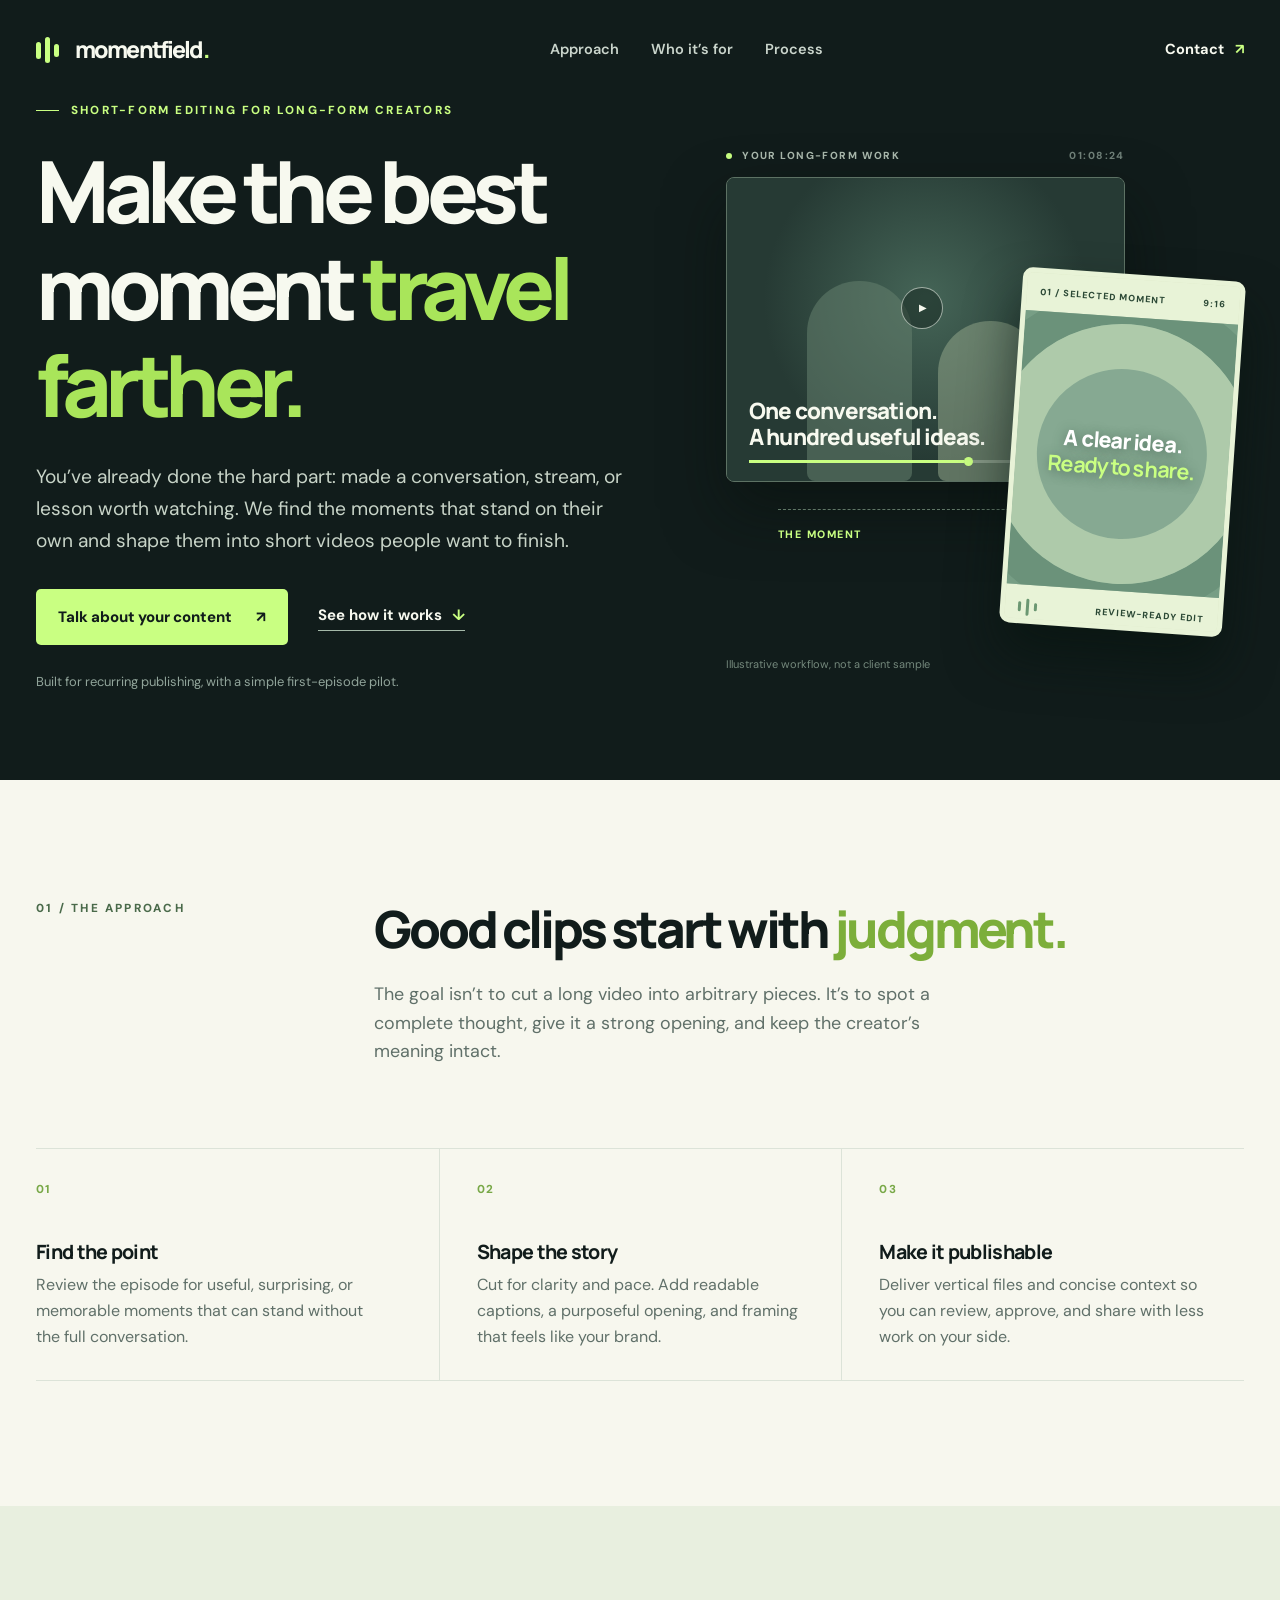
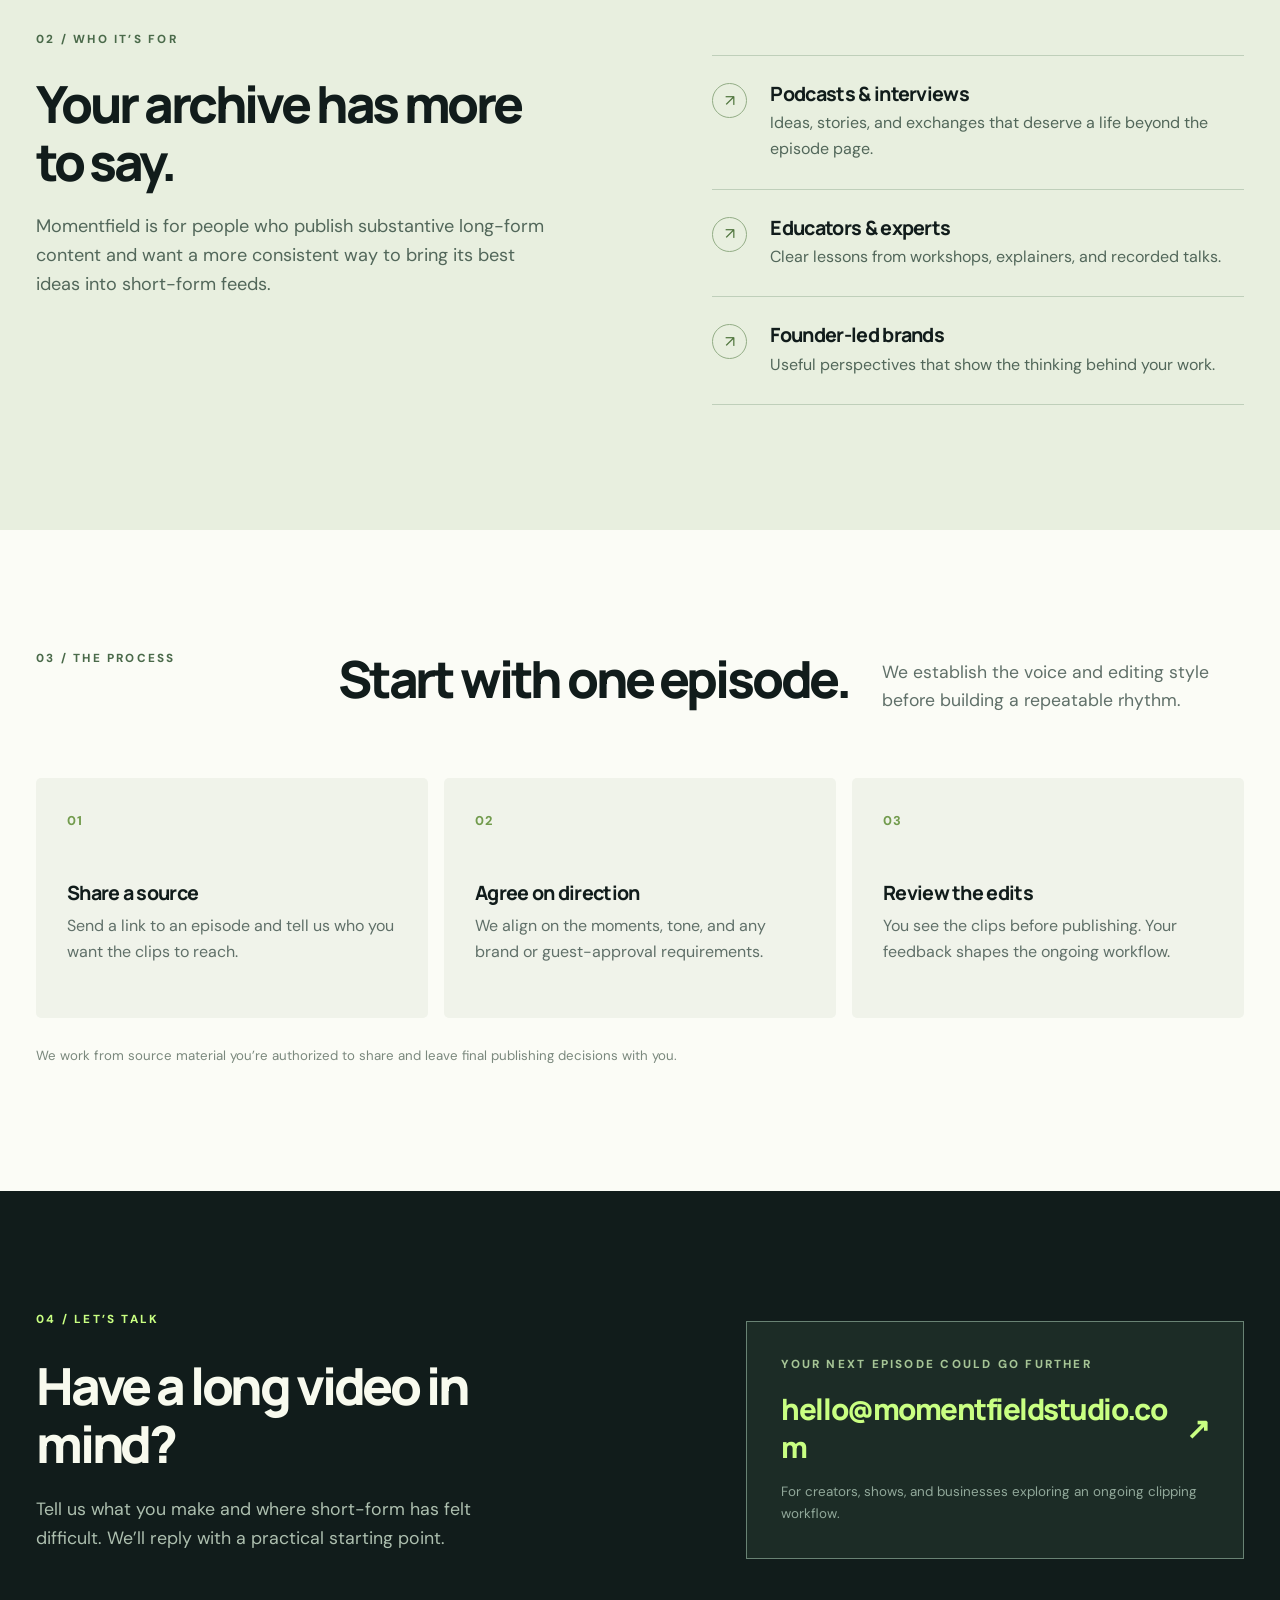
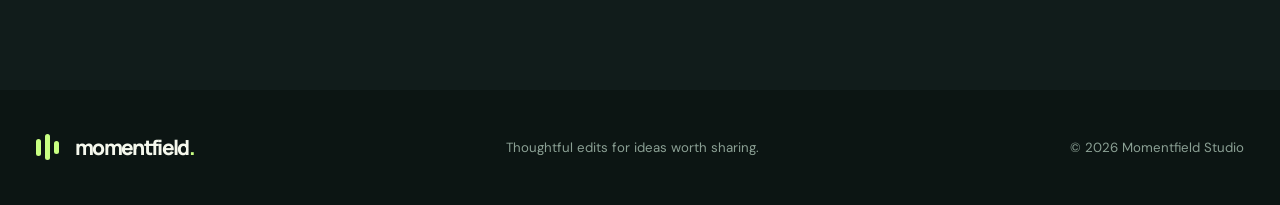
<file: index.html>
<!doctype html>
<html lang="en">
  <head>
    <meta charset="utf-8" />
    <meta name="viewport" content="width=device-width, initial-scale=1" />
    <meta name="theme-color" content="#111c1b" />
    <meta name="description" content="Thoughtful short-form editing for creators with long-form work worth sharing. Momentfield Studio finds the moments, shapes the story, and makes publishing easier." />
    <title>Momentfield Studio — Make the best moment travel farther</title>
    <link rel="icon" href="./favicon.svg" type="image/svg+xml" />
    <link rel="stylesheet" href="./styles.css" />
  </head>
  <body>
    <a class="skip-link" href="#main">Skip to content</a>
    <header class="site-header">
      <div class="wrap header-inner">
        <a class="brand" href="#top" aria-label="Momentfield Studio, back to top">
          <span class="brand-mark" aria-hidden="true"><span></span><span></span><span></span></span>
          <span>momentfield<span class="brand-period">.</span></span>
        </a>
        <nav aria-label="Main navigation">
          <a href="#approach">Approach</a>
          <a href="#fit">Who it’s for</a>
          <a href="#process">Process</a>
        </nav>
        <a class="header-cta" href="#contact">Contact <span aria-hidden="true">↗</span></a>
      </div>
    </header>

    <main id="main">
      <section class="hero" id="top">
        <div class="wrap hero-grid">
          <div class="hero-copy">
            <p class="eyebrow"><span class="eyebrow-line"></span> SHORT-FORM EDITING FOR LONG-FORM CREATORS</p>
            <h1>Make the best moment <em>travel farther.</em></h1>
            <p class="hero-lede">You’ve already done the hard part: made a conversation, stream, or lesson worth watching. We find the moments that stand on their own and shape them into short videos people want to finish.</p>
            <div class="hero-actions">
              <a class="button button-primary" href="#contact">Talk about your content <span aria-hidden="true">↗</span></a>
              <a class="text-link" href="#approach">See how it works <span aria-hidden="true">↓</span></a>
            </div>
            <p class="hero-note">Built for recurring publishing, with a simple first-episode pilot.</p>
          </div>
          <div class="hero-art" aria-label="Illustration of a long video becoming a focused vertical edit">
            <div class="source-label"><span class="live-dot"></span> YOUR LONG-FORM WORK <span>01:08:24</span></div>
            <div class="source-frame">
              <div class="source-shapes" aria-hidden="true"><div></div><div></div></div>
              <div class="source-play" aria-hidden="true">▶</div>
              <div class="source-caption">One conversation.<br />A hundred useful ideas.</div>
              <div class="source-timeline"><span></span><b></b></div>
            </div>
            <div class="transfer-line" aria-hidden="true"><span>THE MOMENT</span><b>↘</b></div>
            <div class="clip-card">
              <div class="clip-top"><span>01 / SELECTED MOMENT</span><span>9:16</span></div>
              <div class="clip-visual">
                <div class="clip-rings" aria-hidden="true"></div>
                <div class="clip-text">A clear idea.<br /><strong>Ready to share.</strong></div>
              </div>
              <div class="clip-bottom"><i></i><i></i><i></i><span>REVIEW-READY EDIT</span></div>
            </div>
            <span class="art-footnote">Illustrative workflow, not a client sample</span>
          </div>
        </div>
      </section>

      <section class="statement" id="approach">
        <div class="wrap statement-grid">
          <p class="section-index">01 / THE APPROACH</p>
          <div>
            <h2>Good clips start with <em>judgment.</em></h2>
            <p>The goal isn’t to cut a long video into arbitrary pieces. It’s to spot a complete thought, give it a strong opening, and keep the creator’s meaning intact.</p>
          </div>
        </div>
        <div class="wrap pillars">
          <article class="pillar"><span class="pillar-number">01</span><h3>Find the point</h3><p>Review the episode for useful, surprising, or memorable moments that can stand without the full conversation.</p></article>
          <article class="pillar"><span class="pillar-number">02</span><h3>Shape the story</h3><p>Cut for clarity and pace. Add readable captions, a purposeful opening, and framing that feels like your brand.</p></article>
          <article class="pillar"><span class="pillar-number">03</span><h3>Make it publishable</h3><p>Deliver vertical files and concise context so you can review, approve, and share with less work on your side.</p></article>
        </div>
      </section>

      <section class="fit-section" id="fit">
        <div class="wrap fit-grid">
          <div>
            <p class="section-index">02 / WHO IT’S FOR</p>
            <h2>Your archive has more to say.</h2>
            <p class="fit-lede">Momentfield is for people who publish substantive long-form content and want a more consistent way to bring its best ideas into short-form feeds.</p>
          </div>
          <div class="fit-list">
            <div><span class="fit-icon" aria-hidden="true">↗</span><div><h3>Podcasts & interviews</h3><p>Ideas, stories, and exchanges that deserve a life beyond the episode page.</p></div></div>
            <div><span class="fit-icon" aria-hidden="true">↗</span><div><h3>Educators & experts</h3><p>Clear lessons from workshops, explainers, and recorded talks.</p></div></div>
            <div><span class="fit-icon" aria-hidden="true">↗</span><div><h3>Founder-led brands</h3><p>Useful perspectives that show the thinking behind your work.</p></div></div>
          </div>
        </div>
      </section>

      <section class="process-section" id="process">
        <div class="wrap">
          <div class="process-heading"><p class="section-index">03 / THE PROCESS</p><h2>Start with one episode.</h2><p>We establish the voice and editing style before building a repeatable rhythm.</p></div>
          <div class="steps">
            <div><span>01</span><h3>Share a source</h3><p>Send a link to an episode and tell us who you want the clips to reach.</p></div>
            <div><span>02</span><h3>Agree on direction</h3><p>We align on the moments, tone, and any brand or guest-approval requirements.</p></div>
            <div><span>03</span><h3>Review the edits</h3><p>You see the clips before publishing. Your feedback shapes the ongoing workflow.</p></div>
          </div>
          <p class="process-note">We work from source material you’re authorized to share and leave final publishing decisions with you.</p>
        </div>
      </section>

      <section class="contact-section" id="contact">
        <div class="wrap contact-grid">
          <div><p class="section-index">04 / LET’S TALK</p><h2>Have a long video in mind?</h2><p>Tell us what you make and where short-form has felt difficult. We’ll reply with a practical starting point.</p></div>
          <div class="contact-card"><span class="card-kicker">YOUR NEXT EPISODE COULD GO FURTHER</span><a class="contact-address" href="mailto:hello@momentfieldstudio.com">hello@momentfieldstudio.com <span aria-hidden="true">↗</span></a><p>For creators, shows, and businesses exploring an ongoing clipping workflow.</p></div>
        </div>
      </section>
    </main>

    <footer class="site-footer"><div class="wrap footer-inner"><a class="brand" href="#top"><span class="brand-mark" aria-hidden="true"><span></span><span></span><span></span></span><span>momentfield<span class="brand-period">.</span></span></a><span>Thoughtful edits for ideas worth sharing.</span><span>© 2026 Momentfield Studio</span></div></footer>
  </body>
</html>
</file>
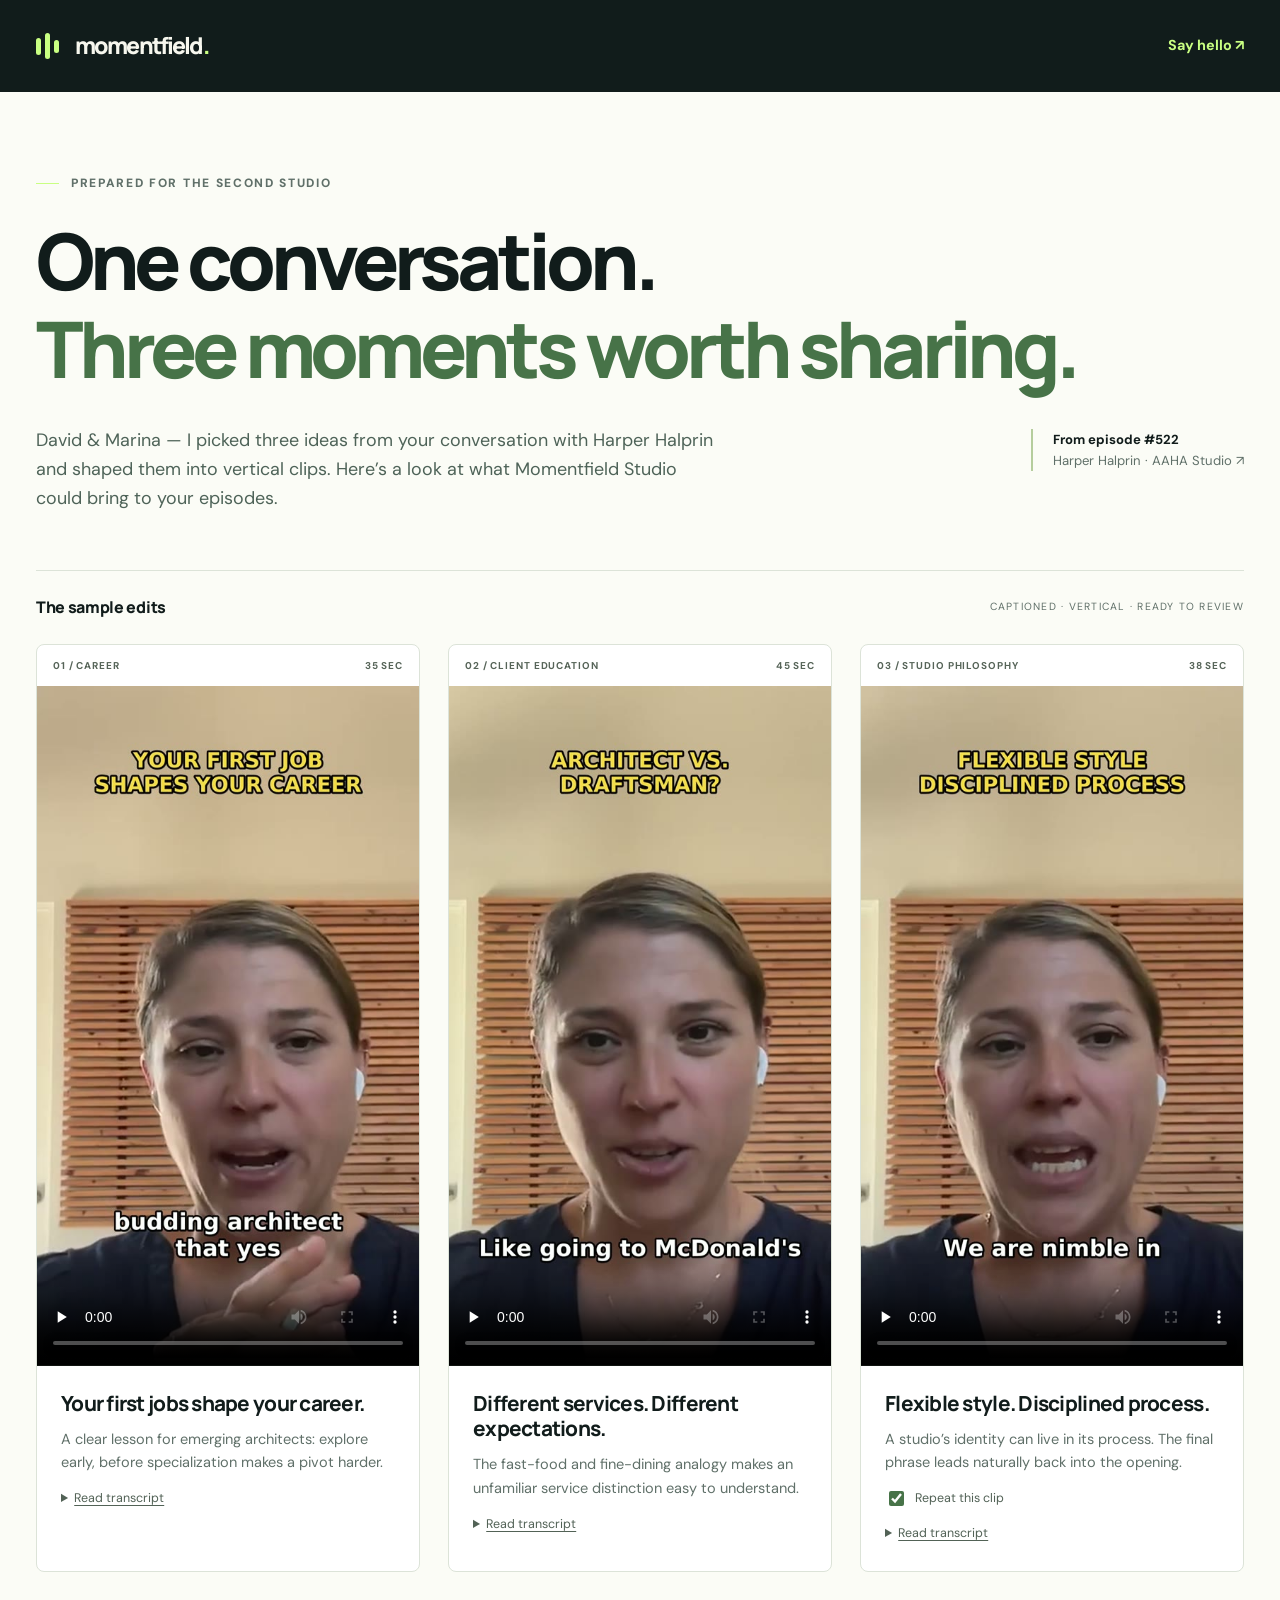
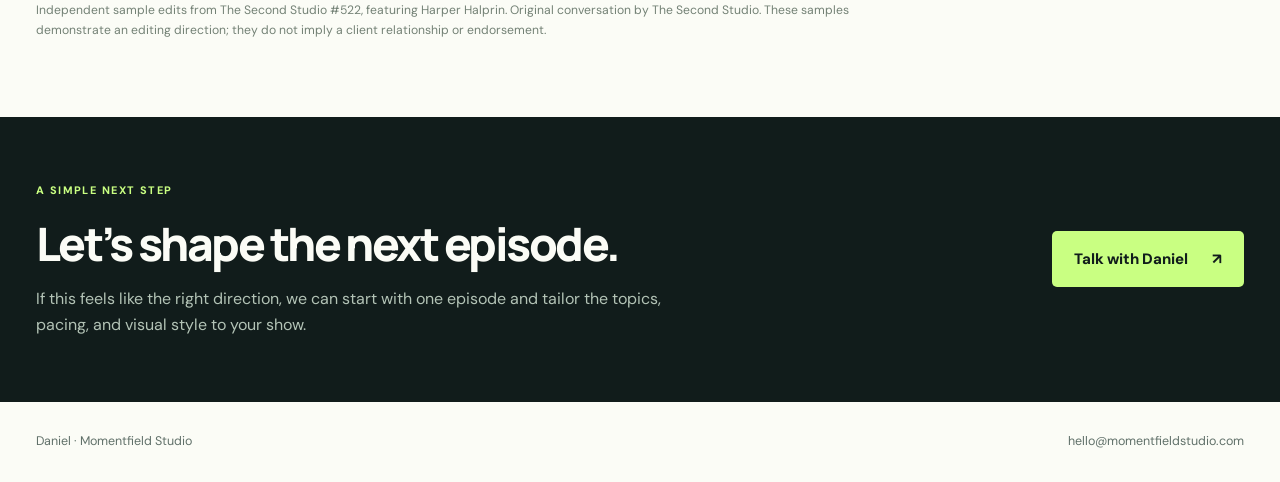
<file: samples/second-studio/index.html>
<!doctype html>
<html lang="en">
<head>
  <meta charset="utf-8">
  <meta name="viewport" content="width=device-width,initial-scale=1">
  <meta name="robots" content="noindex,nofollow">
  <meta name="theme-color" content="#111c1b">
  <meta name="description" content="Three sample short-form edits from The Second Studio's conversation with Harper Halprin, prepared by Momentfield Studio.">
  <title>For The Second Studio · Momentfield Studio</title>
  <link rel="icon" href="../../favicon.svg" type="image/svg+xml">
  <link rel="stylesheet" href="../../styles.css">
  <link rel="stylesheet" href="./samples.css">
</head>
<body>
  <a class="skip-link" href="#main">Skip to samples</a>
  <header class="sample-header">
    <div class="wrap sample-header-inner">
      <a class="brand" href="/" aria-label="Momentfield Studio home"><span class="brand-mark" aria-hidden="true"><span></span><span></span><span></span></span><span>momentfield<span class="brand-period">.</span></span></a>
      <a class="sample-contact" href="mailto:hello@momentfieldstudio.com?subject=The%20Second%20Studio%20sample%20edits">Say hello <span aria-hidden="true">↗</span></a>
    </div>
  </header>
  <main id="main">
    <section class="sample-intro wrap">
      <p class="eyebrow"><span class="eyebrow-line"></span> PREPARED FOR THE SECOND STUDIO</p>
      <h1>One conversation.<br><em>Three moments worth sharing.</em></h1>
      <div class="intro-bottom">
        <p>David &amp; Marina — I picked three ideas from your conversation with Harper Halprin and shaped them into vertical clips. Here’s a look at what Momentfield Studio could bring to your episodes.</p>
        <a class="source-link" href="https://www.secondstudiopod.com/podcast-19/522-harper-halprin-aaha">From episode #522<br><span>Harper Halprin · AAHA Studio ↗</span></a>
      </div>
    </section>
    <section class="sample-work wrap" aria-labelledby="work-heading">
      <div class="work-label"><h2 id="work-heading">The sample edits</h2><span>CAPTIONED · VERTICAL · READY TO REVIEW</span></div>
      <div class="sample-grid">
        <article class="sample-card">
          <div class="clip-label"><span>01 / CAREER</span><span>35 SEC</span></div>
          <video controls playsinline preload="none" poster="./media/first-jobs.jpg" aria-label="Your first jobs shape your career, featuring Harper Halprin">
            <source src="./media/first-jobs.mp4" type="video/mp4">
            <p><a href="./media/first-jobs.mp4">Watch the career clip</a>.</p>
          </video>
          <div class="sample-description"><h3>Your first jobs shape your career.</h3><p>A clear lesson for emerging architects: explore early, before specialization makes a pivot harder.</p><details><summary>Read transcript</summary><p class="transcript" data-transcript="first-jobs.transcript.txt"></p></details></div>
        </article>
        <article class="sample-card">
          <div class="clip-label"><span>02 / CLIENT EDUCATION</span><span>45 SEC</span></div>
          <video controls playsinline preload="none" poster="./media/architect-vs-draftsman.jpg" aria-label="Architect versus draftsman, featuring Harper Halprin">
            <source src="./media/architect-vs-draftsman.mp4" type="video/mp4">
            <p><a href="./media/architect-vs-draftsman.mp4">Watch the client education clip</a>.</p>
          </video>
          <div class="sample-description"><h3>Different services. Different expectations.</h3><p>The fast-food and fine-dining analogy makes an unfamiliar service distinction easy to understand.</p><details><summary>Read transcript</summary><p class="transcript" data-transcript="architect-vs-draftsman.transcript.txt"></p></details></div>
        </article>
        <article class="sample-card">
          <div class="clip-label"><span>03 / STUDIO PHILOSOPHY</span><span>38 SEC</span></div>
          <video id="process-clip" controls playsinline loop preload="none" poster="./media/flexible-style-disciplined-process.jpg" aria-label="Flexible style, disciplined process, featuring Harper Halprin">
            <source src="./media/flexible-style-disciplined-process.mp4" type="video/mp4">
            <p><a href="./media/flexible-style-disciplined-process.mp4">Watch the studio philosophy clip</a>.</p>
          </video>
          <div class="sample-description"><h3>Flexible style. Disciplined process.</h3><p>A studio’s identity can live in its process. The final phrase leads naturally back into the opening.</p><label class="loop-option"><input type="checkbox" id="repeat" checked> Repeat this clip</label><details><summary>Read transcript</summary><p class="transcript" data-transcript="flexible-style-disciplined-process.transcript.txt"></p></details></div>
        </article>
      </div>
      <p class="sample-credit">Independent sample edits from The Second Studio #522, featuring Harper Halprin. Original conversation by The Second Studio. These samples demonstrate an editing direction; they do not imply a client relationship or endorsement.</p>
    </section>
    <section class="sample-next">
      <div class="wrap next-inner">
        <div><p class="section-index">A SIMPLE NEXT STEP</p><h2>Let’s shape the next episode.</h2><p>If this feels like the right direction, we can start with one episode and tailor the topics, pacing, and visual style to your show.</p></div>
        <a class="button button-primary" href="mailto:hello@momentfieldstudio.com?subject=The%20Second%20Studio%20sample%20edits">Talk with Daniel <span aria-hidden="true">↗</span></a>
      </div>
    </section>
  </main>
  <footer class="sample-footer wrap"><span>Daniel · Momentfield Studio</span><a href="mailto:hello@momentfieldstudio.com">hello@momentfieldstudio.com</a></footer>
  <script>
    const videos = [...document.querySelectorAll('video')];
    videos.forEach(video => video.addEventListener('play', () => videos.forEach(other => { if (other !== video) other.pause(); })));
    document.querySelector('#repeat').addEventListener('change', event => { document.querySelector('#process-clip').loop = event.target.checked; });
    document.querySelectorAll('details').forEach(details => details.addEventListener('toggle', async () => {
      const target = details.querySelector('[data-transcript]');
      if (!details.open || target.textContent) return;
      try { const response = await fetch(target.dataset.transcript); if (!response.ok) throw new Error('Unavailable'); target.textContent = await response.text(); }
      catch { target.textContent = 'Transcript unavailable. The video includes captions.'; }
    }));
  </script>
</body>
</html>
</file>
<file: styles.css>
@import url('https://fonts.googleapis.com/css2?family=DM+Sans:wght@400;500;600;700&family=Manrope:wght@400;500;600;700;800&display=swap');

:root{--ink:#111c1b;--ink-2:#21312c;--cream:#f7f7ee;--paper:#fbfcf6;--lime:#c9ff82;--line:#dce3d8;--muted:#607069;--font-ui:'DM Sans',Arial,sans-serif;--font-display:'Manrope',Arial,sans-serif}
*{box-sizing:border-box}html{scroll-behavior:smooth}body{margin:0;background:var(--paper);color:var(--ink);font-family:var(--font-ui);font-size:16px;line-height:1.6;-webkit-font-smoothing:antialiased}a{color:inherit;text-decoration:none}a:focus-visible{outline:3px solid #83b845;outline-offset:4px}h1,h2,h3,p{margin-top:0}h1,h2,h3{font-family:var(--font-display);line-height:1.13}h1 em,h2 em{font-style:normal;color:#a9e55a}h1{font-size:clamp(3.35rem,6.7vw,6.6rem);letter-spacing:-.075em;font-weight:800;margin:24px 0 27px}h2{font-size:clamp(2.4rem,4vw,4.25rem);letter-spacing:-.062em;font-weight:800;margin-bottom:22px}h3{font-size:1.23rem;letter-spacing:-.035em;margin-bottom:9px;font-weight:750}.wrap{width:min(100% - 72px,1320px);margin:0 auto}.skip-link{position:absolute;left:12px;top:-80px;background:var(--lime);padding:12px 18px;z-index:99}.skip-link:focus{top:12px}
.site-header{position:absolute;top:0;left:0;right:0;z-index:2;color:#f7f9ef}.header-inner{height:100px;display:flex;align-items:center;justify-content:space-between;gap:28px}.brand{display:inline-flex;align-items:center;gap:12px;font:800 1.45rem/1 var(--font-display);letter-spacing:-.08em}.brand-period{color:var(--lime)}.brand-mark{width:27px;height:27px;display:flex;align-items:center;gap:4px}.brand-mark span{width:5px;border-radius:5px;background:var(--lime)}.brand-mark span:nth-child(1){height:17px}.brand-mark span:nth-child(2){height:26px}.brand-mark span:nth-child(3){height:13px}.site-header nav{display:flex;gap:32px;font-size:.91rem;font-weight:600;color:#cad5cc}.site-header nav a:hover,.header-cta:hover{color:var(--lime)}.header-cta{font-size:.91rem;font-weight:700;white-space:nowrap}.header-cta span{margin-left:8px;color:var(--lime)}
.hero{min-height:780px;background:var(--ink);color:#f7f9ef;overflow:hidden}.hero-grid{min-height:780px;display:grid;grid-template-columns:1.08fr .92fr;align-items:center;gap:5%;padding-top:90px;padding-bottom:62px}.hero-copy{max-width:730px;position:relative;z-index:1}.eyebrow,.section-index,.card-kicker{font-size:.73rem;letter-spacing:.19em;font-weight:800;line-height:1.5}.eyebrow{color:var(--lime);display:flex;align-items:center;gap:12px}.eyebrow-line{width:23px;height:1px;background:var(--lime)}.hero-lede{font-size:clamp(1.08rem,1.5vw,1.28rem);line-height:1.67;max-width:590px;color:#c8d4c8;margin-bottom:32px}.hero-actions{display:flex;align-items:center;gap:30px;flex-wrap:wrap}.button{display:inline-flex;gap:24px;align-items:center;justify-content:center;padding:16px 22px;border-radius:5px;font-weight:800;font-size:.94rem;transition:transform .2s,background .2s}.button:hover{transform:translateY(-2px)}.button-primary{background:var(--lime);color:var(--ink)}.button-primary:hover{background:#d8ffa8}.text-link{font-weight:700;font-size:.94rem;border-bottom:1px solid #a5b9a9;padding-bottom:3px}.text-link span{margin-left:6px;color:var(--lime)}.hero-note{font-size:.81rem;color:#91a49a;margin-top:27px}
.hero-art{height:570px;position:relative;margin-left:10px}.source-label{position:absolute;left:0;top:29px;width:77%;display:flex;align-items:center;gap:10px;color:#aab9ad;font-size:.64rem;letter-spacing:.14em;font-weight:800}.source-label>span:last-child{margin-left:auto;color:#71827a}.live-dot{width:6px;height:6px;border-radius:50%;background:var(--lime)}.source-frame{position:absolute;left:0;top:58px;width:77%;height:305px;border:1px solid #5d7264;background:#263a34;border-radius:8px;overflow:hidden;box-shadow:0 28px 60px #070f0c80}.source-shapes{position:absolute;inset:0;display:flex;justify-content:center;align-items:end;gap:26px;background:radial-gradient(circle at 50% 40%,#456557,#263a34 60%)}.source-shapes div{height:200px;width:105px;border-radius:52px 52px 8px 8px;background:#64806d;opacity:.55}.source-shapes div:last-child{height:160px;background:#90a589}.source-play{position:absolute;top:43%;left:49%;transform:translate(-50%,-50%);width:42px;height:42px;border:1px solid #e6eee4a0;border-radius:50%;display:grid;place-items:center;font-size:.65rem;padding-left:2px;background:#0d1a1670}.source-caption{position:absolute;left:22px;bottom:31px;font-family:var(--font-display);font-size:1.4rem;line-height:1.16;font-weight:800;letter-spacing:-.04em}.source-timeline{position:absolute;left:22px;right:22px;bottom:18px;height:3px;background:#b6c6b370}.source-timeline span{display:block;width:61%;height:100%;background:var(--lime)}.source-timeline b{position:absolute;left:61%;top:-3px;width:9px;height:9px;border-radius:50%;background:var(--lime)}.transfer-line{position:absolute;top:390px;left:10%;width:62%;height:85px;border-top:1px dashed #607766;border-right:1px dashed #607766;color:var(--lime);font-size:.67rem;letter-spacing:.14em;font-weight:800;padding-top:16px}.transfer-line b{position:absolute;bottom:-9px;right:-9px;font-size:1.2rem;font-weight:400}.clip-card{position:absolute;right:2%;top:155px;width:43%;height:356px;background:#dfeacb;border:5px solid #e8f3d7;border-radius:10px;transform:rotate(4deg);box-shadow:0 30px 50px #07130e9c;overflow:hidden}.clip-top,.clip-bottom{height:38px;background:#e8f3d7;color:#2c4936;display:flex;justify-content:space-between;align-items:center;padding:0 13px;font-size:.57rem;letter-spacing:.11em;font-weight:800}.clip-visual{height:274px;background:#86a993;position:relative;overflow:hidden;display:flex;align-items:center;justify-content:center;text-align:center;padding:16px}.clip-rings{position:absolute;width:260px;height:260px;border:45px solid #b8d3b1;border-radius:50%;box-shadow:0 0 0 35px #648c75,0 0 0 80px #739b82;opacity:.8}.clip-text{position:relative;font:800 clamp(.95rem,2vw,1.35rem)/1.2 var(--font-display);letter-spacing:-.04em;color:#fff;text-shadow:0 2px 12px #24423280}.clip-text strong{color:var(--lime)}.clip-bottom{height:44px;justify-content:start;gap:5px}.clip-bottom i{width:3px;height:10px;border-radius:3px;background:#6b9772}.clip-bottom i:nth-child(2){height:17px}.clip-bottom i:nth-child(3){height:8px}.clip-bottom span{margin-left:auto}.art-footnote{position:absolute;left:0;bottom:15px;color:#74887c;font-size:.69rem}
.statement{background:var(--cream);padding:120px 0 125px}.statement-grid{display:grid;grid-template-columns:28% 72%;margin-bottom:64px}.section-index{color:#4a6a4a;margin:0}.statement h2{max-width:760px}.statement h2 em{color:#7cae3a}.statement-grid>div>p{max-width:600px;color:var(--muted);font-size:1.12rem}.pillars{display:grid;grid-template-columns:repeat(3,1fr);border-top:1px solid var(--line);border-bottom:1px solid var(--line)}.pillar{padding:32px 37px 31px 0}.pillar+.pillar{border-left:1px solid var(--line);padding-left:37px}.pillar-number{display:block;color:#78a847;font-size:.72rem;letter-spacing:.12em;font-weight:800;margin-bottom:42px}.pillar p{color:var(--muted);margin-bottom:0;max-width:330px}
.fit-section{padding:125px 0;background:#e8efdf}.fit-grid{display:grid;grid-template-columns:1fr 1fr;gap:12%}.fit-section h2{max-width:520px;margin-top:26px}.fit-lede{font-size:1.13rem;color:#52675a;max-width:510px}.fit-list{padding-top:24px}.fit-list>div{display:flex;gap:23px;padding:27px 0;border-bottom:1px solid #bfcfba}.fit-list>div:first-child{border-top:1px solid #bfcfba}.fit-icon{width:35px;height:35px;border:1px solid #93ad86;border-radius:50%;display:grid;place-items:center;flex:none;color:#4e743c}.fit-list h3{margin-bottom:5px}.fit-list p{margin-bottom:0;color:#52675a}
.process-section{padding:120px 0 125px;background:var(--paper)}.process-heading{display:grid;grid-template-columns:25% 45% 30%;align-items:start;margin-bottom:63px}.process-heading h2{margin:0}.process-heading>p:last-child{color:var(--muted);font-size:1.1rem;margin:8px 0 0}.steps{display:grid;grid-template-columns:repeat(3,1fr);gap:16px}.steps>div{background:#f0f3ea;padding:33px 31px 35px;min-height:240px;border-radius:5px}.steps span{display:block;color:#729b4d;font-size:.8rem;font-weight:800;letter-spacing:.1em;margin-bottom:51px}.steps p{color:var(--muted);margin-bottom:0}.process-note{font-size:.83rem;color:#7a887d;margin:27px 0 0}
.contact-section{padding:120px 0;background:var(--ink);color:#f8faee}.contact-grid{display:grid;grid-template-columns:1fr .88fr;gap:12%;align-items:center}.contact-section .section-index{color:var(--lime);margin-bottom:29px}.contact-section h2{max-width:570px}.contact-section p:not(.section-index){max-width:500px;color:#adbfaf;font-size:1.11rem}.contact-card{border:1px solid #698374;background:#1c2c26;padding:34px;min-height:225px;display:flex;flex-direction:column;justify-content:center}.card-kicker{color:#a6c596}.contact-address{font:800 clamp(1.22rem,2.3vw,2.2rem)/1.3 var(--font-display);letter-spacing:-.05em;color:var(--lime);display:flex;gap:12px;align-items:center;margin:16px 0 15px;overflow-wrap:anywhere}.contact-address:hover{text-decoration:underline}.contact-card p{font-size:.84rem!important;margin:0;color:#91a89a!important}.site-footer{background:#0c1513;color:#8ba094}.footer-inner{min-height:115px;display:flex;align-items:center;justify-content:space-between;gap:20px;font-size:.83rem}.site-footer .brand{color:#f5f8ed;font-size:1.3rem}
@media(max-width:1050px){.wrap{width:min(100% - 48px,1320px)}.hero-grid{gap:2%}.hero-art{transform:scale(.87);transform-origin:center left;margin-left:-10px}.site-header nav{gap:18px}.hero h1{font-size:clamp(3rem,6vw,5.3rem)}}
@media(max-width:760px){.wrap{width:min(100% - 36px,1320px)}.site-header{position:relative;background:var(--ink)}.header-inner{height:73px}.site-header nav{display:none}.header-cta{font-size:.78rem}.hero,.hero-grid{min-height:0}.hero-grid{display:flex;flex-direction:column;align-items:stretch;gap:20px;padding-top:45px;padding-bottom:70px}.hero h1{font-size:clamp(3.05rem,11vw,5rem);max-width:650px}.hero-lede{font-size:1.07rem}.hero-art{width:min(100%,550px);height:485px;transform:none;margin:0 auto}.source-frame{height:275px}.clip-card{top:134px;height:325px}.clip-visual{height:243px}.transfer-line{top:355px}.art-footnote{bottom:0}.statement,.fit-section,.process-section,.contact-section{padding:83px 0}.statement-grid,.fit-grid,.contact-grid{grid-template-columns:1fr;gap:26px}.statement-grid{margin-bottom:40px}.pillars{grid-template-columns:1fr}.pillar,.pillar+.pillar{border-left:0;border-top:1px solid var(--line);padding:26px 0}.pillar:first-child{border-top:0}.pillar-number{margin-bottom:22px}.fit-list{padding-top:0}.process-heading{display:block;margin-bottom:38px}.process-heading h2{margin:22px 0 10px}.steps{grid-template-columns:1fr}.steps>div{min-height:0}.steps span{margin-bottom:32px}.contact-card{min-height:190px}.footer-inner{flex-wrap:wrap;padding:25px 0;min-height:0}.footer-inner .brand{width:100%}}
@media(max-width:480px){.header-cta{max-width:145px;line-height:1.2}.hero-art{height:400px}.source-frame{height:220px;top:45px}.source-label{top:14px}.source-caption{font-size:1rem}.clip-card{top:108px;height:272px}.clip-visual{height:190px}.clip-text{font-size:1rem}.transfer-line{top:280px}.art-footnote{font-size:.6rem}.hero-actions{gap:22px}.button{width:100%}.contact-card{padding:23px}}
@media(prefers-reduced-motion:reduce){html{scroll-behavior:auto}.button{transition:none}}
</file>
<file: samples/second-studio/samples.css>
.sample-header{background:var(--ink);color:var(--cream)}
.sample-header-inner{height:92px;display:flex;align-items:center;justify-content:space-between;gap:20px}
.sample-contact{font-size:.9rem;font-weight:700;color:var(--lime)}
.sample-intro{padding-top:82px;padding-bottom:58px}
.sample-intro .eyebrow{font-size:.75rem;letter-spacing:.14em;color:var(--muted);display:flex;align-items:center;gap:12px}
.sample-intro h1{max-width:1080px;font-size:clamp(3rem,6.1vw,5.8rem);margin:24px 0 34px;letter-spacing:-.065em}
.sample-intro h1 em{color:#477348}
.intro-bottom{display:flex;align-items:flex-start;justify-content:space-between;gap:60px}
.intro-bottom>p{max-width:680px;font-size:1.12rem;color:#4e6358;margin-bottom:0}
.source-link{flex-shrink:0;font-size:.82rem;border-left:2px solid #b5cd9d;padding-left:20px;font-weight:700;line-height:1.6;margin-top:3px}
.source-link span{font-weight:400;color:var(--muted)}
.source-link:hover,.sample-footer a:hover{text-decoration:underline}
.sample-work{padding-bottom:76px}
.work-label{display:flex;justify-content:space-between;gap:20px;align-items:center;border-top:1px solid var(--line);padding:27px 0}
.work-label h2{font-size:1rem;letter-spacing:-.02em;margin:0}
.work-label>span{font-size:.65rem;letter-spacing:.12em;color:var(--muted)}
.sample-grid{display:grid;grid-template-columns:repeat(3,minmax(0,1fr));gap:28px}
.sample-card{min-width:0;background:#fff;border:1px solid var(--line);border-radius:8px;overflow:hidden}
.clip-label{display:flex;justify-content:space-between;gap:10px;padding:13px 16px;font-size:.62rem;letter-spacing:.09em;font-weight:700;color:#566458}
.sample-card video{display:block;width:100%;aspect-ratio:9/16;object-fit:contain;background:#101411}
.sample-description{padding:25px 24px 27px}
.sample-description h3{font-size:1.3rem;line-height:1.22;margin-bottom:12px}
.sample-description>p{color:var(--muted);font-size:.91rem;line-height:1.6;margin-bottom:14px}
.sample-description details{font-size:.78rem;color:#526256;margin-top:15px}
.sample-description summary{cursor:pointer;text-decoration:underline;text-underline-offset:3px}
.transcript{font-size:.85rem;line-height:1.7;margin:12px 0 0;color:#526256}
.loop-option{display:flex;align-items:center;gap:8px;font-size:.78rem;color:#526256}
.loop-option input{accent-color:#477348;width:15px;height:15px}
.sample-credit{max-width:870px;font-size:.76rem;line-height:1.65;color:#738175;margin:28px 0 0}
.sample-next{background:var(--ink);color:var(--paper);padding:65px 0}
.next-inner{display:flex;align-items:center;justify-content:space-between;gap:60px}
.sample-next .section-index{color:var(--lime);font-size:.68rem;letter-spacing:.13em;margin-bottom:20px}
.sample-next h2{font-size:clamp(2rem,3.6vw,3.4rem);letter-spacing:-.055em;margin-bottom:16px}
.sample-next p:last-child{max-width:650px;color:#b3c3b6;margin:0;font-size:1rem}
.sample-next .button{flex-shrink:0;white-space:nowrap}
.sample-footer{display:flex;justify-content:space-between;gap:20px;padding-top:30px;padding-bottom:30px;font-size:.78rem;color:var(--muted)}
@media(min-width:1500px){.sample-grid{gap:38px}}
@media(max-width:900px){.sample-intro{padding-top:58px}.intro-bottom{gap:28px;flex-direction:column}.sample-grid{gap:16px}.clip-label{font-size:.55rem;padding:12px 10px}.sample-description{padding:20px 16px}.sample-description h3{font-size:1.1rem}.next-inner{gap:32px;align-items:flex-start;flex-direction:column}}
@media(max-width:650px){.sample-header-inner{height:76px}.sample-header .brand{font-size:1.35rem}.sample-contact{font-size:.78rem}.sample-intro{padding-top:42px;padding-bottom:38px}.sample-intro h1{font-size:clamp(2.7rem,10.5vw,4rem);letter-spacing:-.06em}.sample-intro .eyebrow{font-size:.6rem;letter-spacing:.08em}.intro-bottom>p{font-size:1rem}.source-link{font-size:.78rem}.work-label{align-items:flex-start;flex-direction:column;gap:8px;padding:22px 0}.sample-grid{grid-template-columns:1fr;gap:28px;max-width:420px;margin:0 auto}.sample-description{padding:22px}.sample-description h3{font-size:1.3rem}.clip-label{font-size:.64rem;padding:14px 18px}.sample-credit{font-size:.72rem;margin-top:25px}.sample-work{padding-bottom:48px}.sample-next{padding:46px 0}.sample-footer{flex-direction:column;gap:8px}.sample-next .button{white-space:normal}}
</file>
